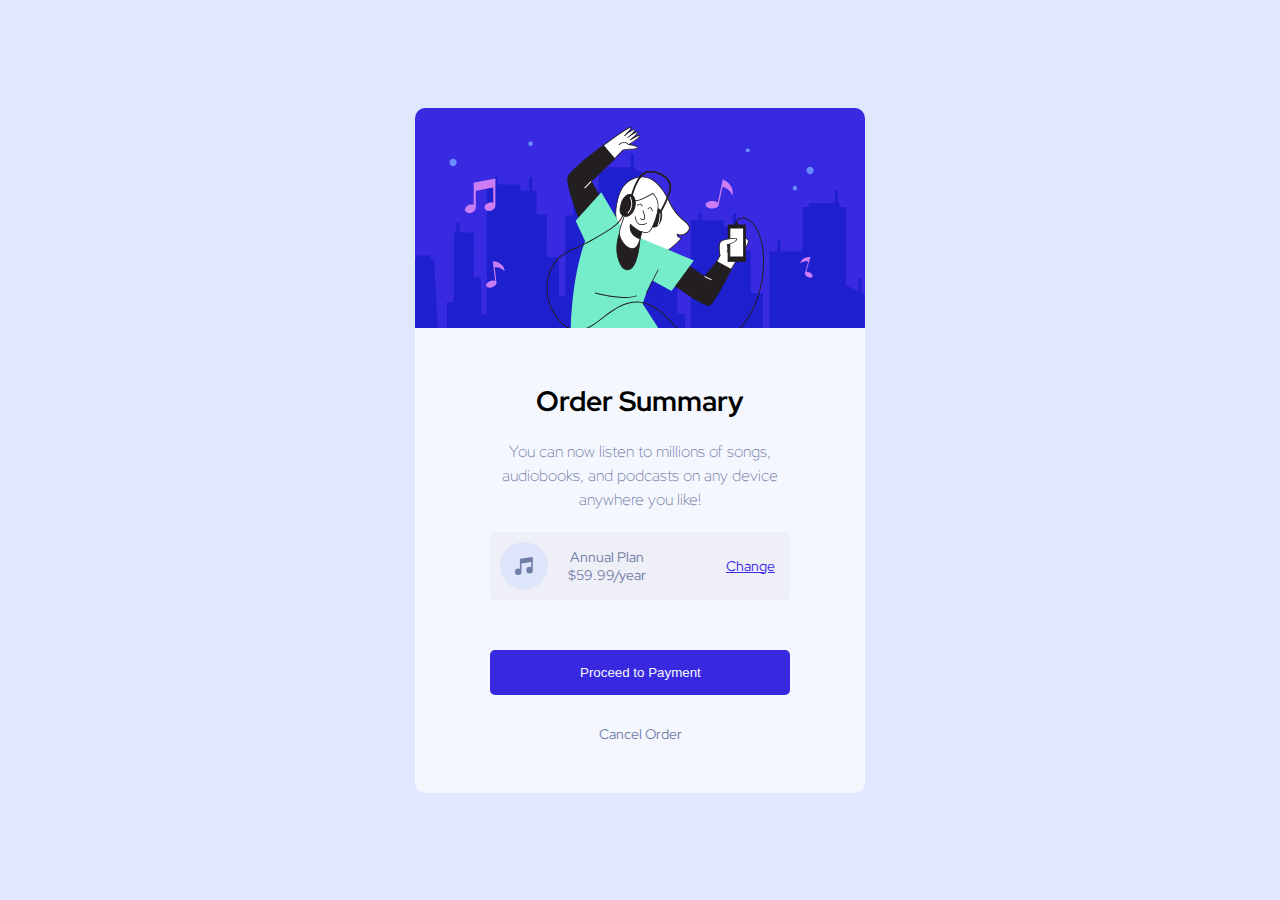
<file: index.html>
<!DOCTYPE html>
<html lang="en">
  <head>
    <meta charset="UTF-8" />
    <meta name="viewport" content="width=device-width, initial-scale=1.0" />
    <link
      rel="icon"
      type="image/png"
      sizes="32x32"
      href="./images/favicon-32x32.png"
    />
    <link rel="preconnect" href="https://fonts.googleapis.com" />
    <link rel="preconnect" href="https://fonts.gstatic.com" crossorigin />
    <link
      href="https://fonts.googleapis.com/css2?family=Red+Hat+Display:wght@508&display=swap"
      rel="stylesheet"
    />

    <link rel="stylesheet" href="/style.css" />
    <title>Frontend Mentor | Order summary card</title>
  </head>
  <body>
    <div class="container">
      <div class="card">
        <div class="card__header">
          <img
            src="/images/illustration-hero.svg"
            alt="chico escuchando musica"
            class="card__imagen"
          />
        </div>
        <div class="card__main">
          <h1 class="card__title">Order Summary</h1>
          <p class="card__text">
            You can now listen to millions of songs, <br />
            audiobooks, and podcasts on any device <br />
            anywhere you like!
          </p>

          <div class="card__plan">
            <img src="/images/icon-music.svg" alt="" class="plan__imagen"/>
            <p class="plan__text">
              Annual Plan <br />
              $59.99/year
            </p>

            <a href="" class="plan__link"> Change</a>
          </div>

         
            <button type="submit" class="card__action">Proceed to Payment</button>

            <a href="" class="plan__link--gray">Cancel Order</a>
          
        </div>
      </div>
    </div>
  </body>
</html>
</file>
<file: style.css>
* {
  margin: 0;
  box-sizing: border-box;
}

:root {
  --Paleblue: hsl(225, 100%, 94%);
  --Brightblue: hsl(245, 75%, 52%);
  --Very-pale-blue: hsl(225, 100%, 98%);
  --Desaturated-blue: hsl(224, 23%, 55%);
  --Dark-blue: hsl(223, 47%, 23%);
  --Pale-blur-light: hsl(228, 36%, 95%);
}

body {
  font-family: "Red Hat Display", sans-serif;
  font-size: 14px;
  background-color: var(--Paleblue);
}

button {
  border: none;
  outline: none;
}

a {
  text-decoration: none;
}

.container {
  display: flex;
  justify-content: center;
  align-items: center;
  height: 100vh;
  width: 100%;
}

.card {
  background-color: var(--Very-pale-blue);
  border-radius: 10px;
}

.card__imagen {
  object-fit: contain;
  border-top-left-radius: 10px;
  border-top-right-radius: 10px;
}

.card__main {
  padding: 50px 75px 50px 75px;
  text-align: center;
}

.card__title {
  font-weight: bold;
  margin-bottom: 20px;
}

.card__text {
  line-height: 1.5rem;
  margin-bottom: 20px;
  font-size: 16px;
  font-weight: lighter;
  color: var(--Desaturated-blue);
}

.card__plan {
  display: flex;
  align-items: center;
  background-color: var(--Pale-blur-light);
  border-radius: 5px;
  padding: 10px;
  margin-bottom: 50px;
}

.plan__imagen {
  margin-right: 20px;
}

.plan__text {
  margin-right: 80px;
  color: var(--Desaturated-blue);
}

.plan__link {
  text-decoration: underline;
  color: var(--Brightblue);
}
.card--plan a {
  display: flex;
  align-items: center;
}

.card--plan p {
  margin-left: 10px;
}

.card__action {
  display: block;
  padding: 15px 89px 15px 90px;
  color: var(--Very-pale-blue);
  background-color: var(--Brightblue);
  border-radius: 5px;
  box-shadow: 1px 135px 107px -53px rgba(0, 0, 0, 0.75);
  margin-bottom: 30px;
}

.plan__link--gray {
  color: var(--Desaturated-blue);
}
</file>
